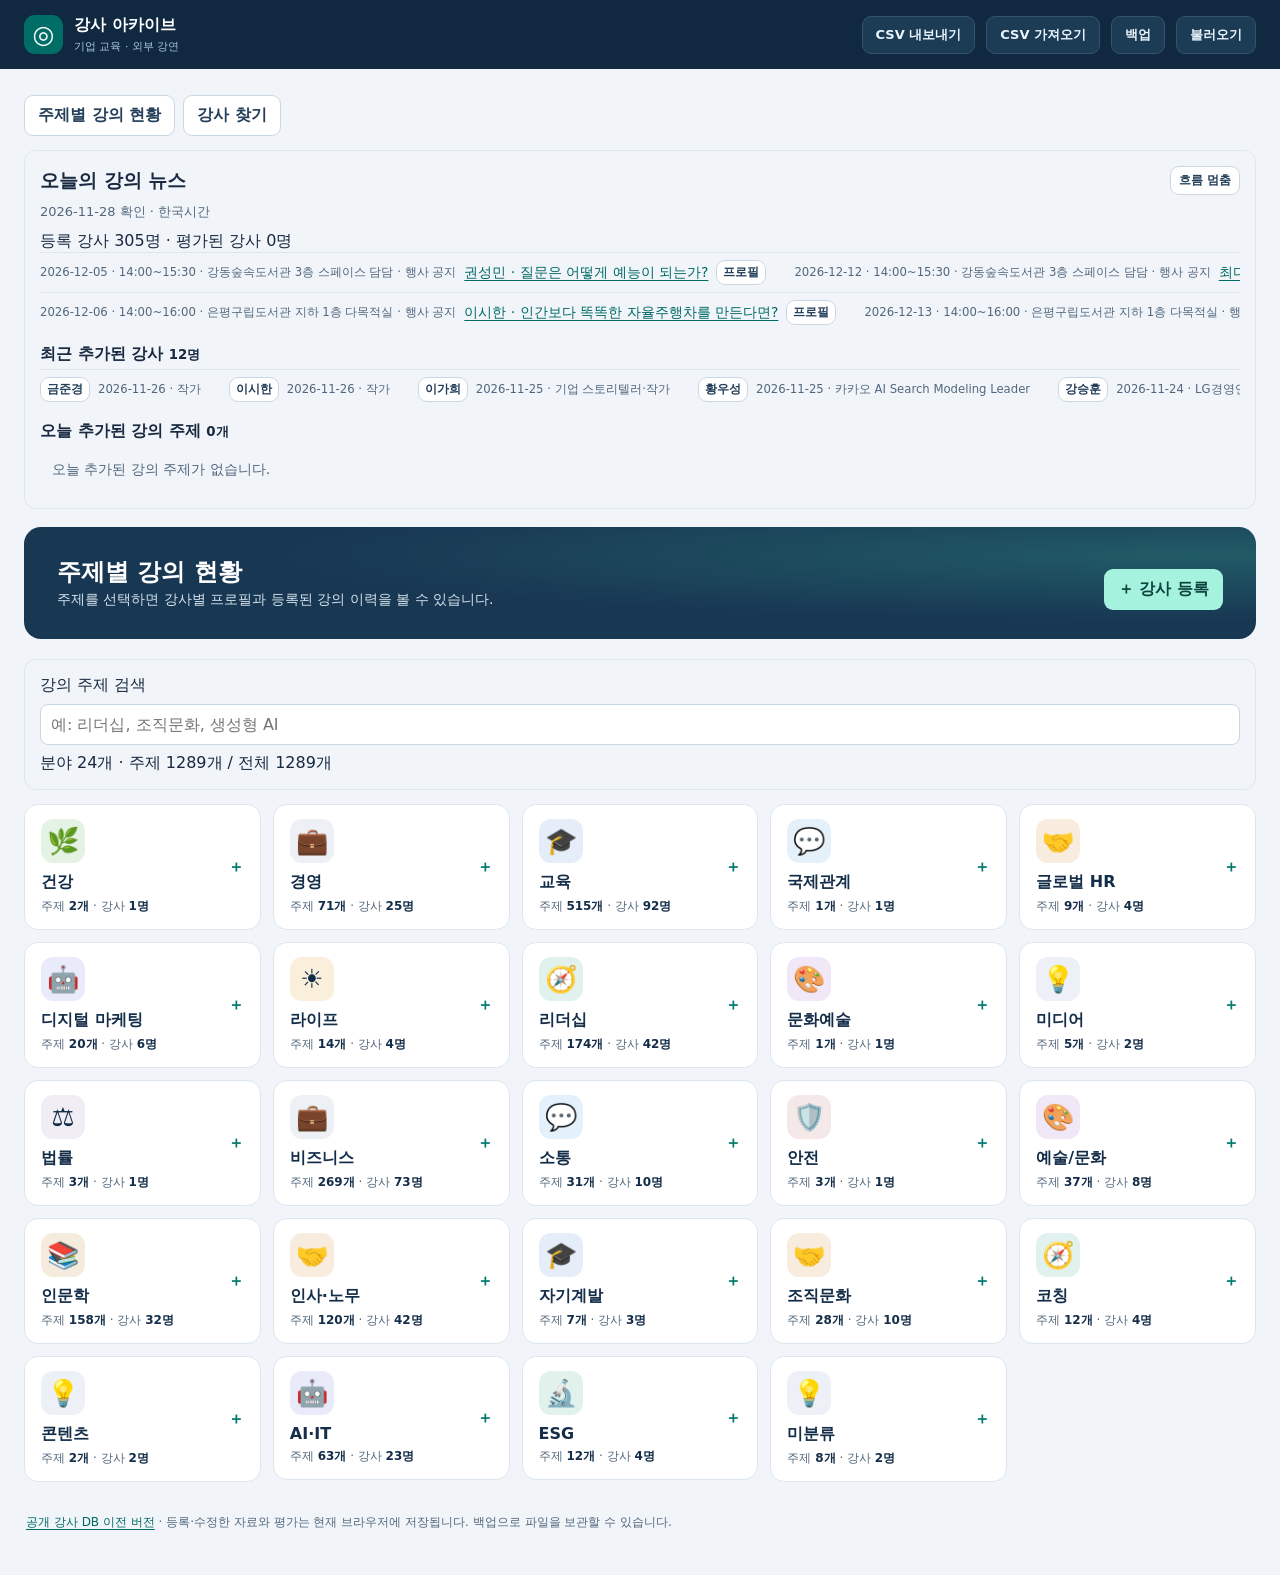
<file: index.html>
<!doctype html>
<html lang="ko">
<head>
<meta charset="utf-8"><meta name="viewport" content="width=device-width, initial-scale=1">
<title>강사 아카이브</title><link rel="stylesheet" href="style.css?v=fb95f7b">
<script defer src="data.js"></script><script defer src="lecture-news.js"></script><script defer src="app.js?v=995d888"></script><script defer src="lookup.js"></script><script defer src="csv.js"></script>
</head>
<body>
<header class="top"><div class="brand"><span class="mark" aria-hidden="true">◎</span><div>강사 아카이브<small>기업 교육 · 외부 강연</small></div></div><div class="tools"><button id="csv-export">CSV 내보내기</button><button id="csv-import">CSV 가져오기</button><input id="csv-file" type="file" accept=".csv,text/csv" hidden><button id="backup">백업</button><button id="restore">불러오기</button><input id="upload" type="file" accept=".json,application/json" hidden></div></header>
<main>
<section class="intro" hidden><div><p class="eyebrow">외부 강사 디렉터리</p><h1>강사 찾기</h1><p>우리 회사에 맞는 강사를 찾고 강의 이력과 평가를 관리하세요.</p></div><button class="primary" id="add">＋ 강사 등록</button></section>
<div class="layout" hidden>
<aside aria-label="강사 검색 및 목록">
<div class="filters"><label for="search">강사 검색</label><div class="searchbox"><input id="search" type="search" placeholder="이름, 소속, 강의 주제" autocomplete="off" role="combobox" aria-autocomplete="list" aria-controls="suggest" aria-expanded="false"><div id="suggest" role="listbox" hidden></div></div>
<label for="category" class="sr">분야</label><select id="category"><option value="">모든 분야</option></select></div>
<div class="listhead"><strong id="count" aria-live="polite"></strong><span>가나다순</span></div><div id="list"></div>
</aside>
<article class="detail" id="detail" aria-label="강사 상세 정보"></article>
</div>
<footer><a href="db-history/index.html">공개 강사 DB 이전 버전</a> · 등록·수정한 자료와 평가는 현재 브라우저에 저장됩니다. 백업으로 파일을 보관할 수 있습니다.</footer>
</main>
<dialog id="dialog"><form id="editor"><header><h2 id="dialog-title"></h2><button id="close" type="button" aria-label="닫기">×</button></header><div id="fields"></div><p id="form-error" role="alert"></p><div class="form-actions"><button id="cancel" type="button">취소</button><button class="primary">저장</button></div></form></dialog>
<dialog id="lookup" aria-labelledby="lookup-title"><header class="lookup-head"><h2 id="lookup-title">강사 추가</h2><button type="button" id="lookup-close" aria-label="닫기">×</button></header>
<form id="lookup-form"><label>강사 이름<input id="lookup-name" required maxlength="60" placeholder="예: 김경일"></label><label>강의 주제 또는 소속 <small>(선택)</small><input id="lookup-topic" maxlength="120" placeholder="예: 인지심리학, 아주대학교"></label><button class="primary">웹에서 검색</button></form>
<div id="lookup-results" aria-live="polite"></div><div class="sectionhead lookup-actions"><button id="lookup-manual" type="button">직접 입력</button><button id="lookup-photo" type="button">사진으로 추가</button></div></dialog>
<div id="status" class="toast" role="status" hidden></div>
</body></html>
</file>
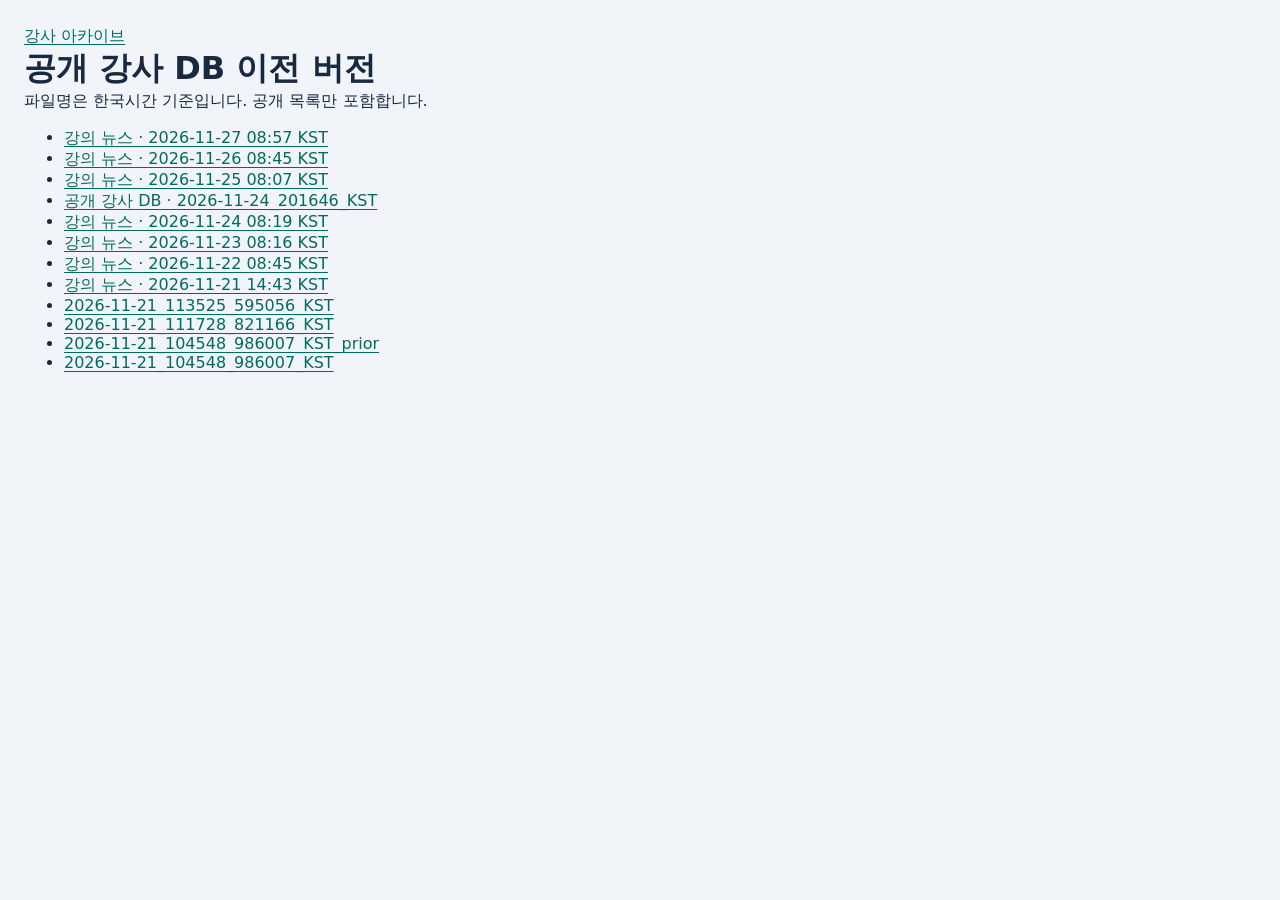
<file: db-history/index.html>
<!doctype html><html lang="ko"><meta charset="utf-8"><meta name="viewport" content="width=device-width, initial-scale=1"><title>공개 강사 DB 이전 버전</title><link rel="stylesheet" href="../style.css"><main><p><a href="../">강사 아카이브</a></p><h1>공개 강사 DB 이전 버전</h1><p>파일명은 한국시간 기준입니다. 공개 목록만 포함합니다.</p><ul><li><a href="lecture_news_2026-11-27_085734_KST.js" download>강의 뉴스 · 2026-11-27 08:57 KST</a></li><li><a href="lecture_news_2026-11-26_084542_KST.js" download>강의 뉴스 · 2026-11-26 08:45 KST</a></li><li><a href="lecture_news_2026-11-25_080746_KST.js" download>강의 뉴스 · 2026-11-25 08:07 KST</a></li><li><a href="speaker_db_2026-11-24_201646_KST.js" download>공개 강사 DB · 2026-11-24_201646_KST</a></li><li><a href="lecture_news_2026-11-24_081925_KST.js" download>강의 뉴스 · 2026-11-24 08:19 KST</a></li><li><a href="lecture_news_2026-11-23_081637_KST.js" download>강의 뉴스 · 2026-11-23 08:16 KST</a></li><li><a href="lecture_news_2026-11-22_084503_KST.js" download>강의 뉴스 · 2026-11-22 08:45 KST</a></li><li><a href="lecture_news_2026-11-21_144317_KST.js" download>강의 뉴스 · 2026-11-21 14:43 KST</a></li><li><a href="speaker_db_2026-11-21_113525_595056_KST.js" download>2026-11-21_113525_595056_KST</a></li><li><a href="speaker_db_2026-11-21_111728_821166_KST.js" download>2026-11-21_111728_821166_KST</a></li><li><a href="speaker_db_2026-11-21_104548_986007_KST_prior.js" download>2026-11-21_104548_986007_KST_prior</a></li><li><a href="speaker_db_2026-11-21_104548_986007_KST.js" download>2026-11-21_104548_986007_KST</a></li></ul></main></html>
</file>
<file: style.css>
:root{font-family:"Pretendard","Malgun Gothic",system-ui,sans-serif;color:#192940;background:#f1f5fa;--navy:#142d49;--teal:#00796f;--line:#dde6ee;--muted:#52677c}
*{box-sizing:border-box}body{margin:0}button,input,select,textarea{font:inherit}button{cursor:pointer;border:1px solid #cad7e2;background:white;color:#243f5a;border-radius:9px;padding:9px 13px;font-weight:650}button:hover{background:#ecf6f5}button:focus-visible,a:focus-visible,input:focus-visible,select:focus-visible,textarea:focus-visible{outline:3px solid #289c8d;outline-offset:2px}a{color:#006a64;text-underline-offset:3px}h1,h2,h3,p{margin:0}.top{background:#102840;color:#fff;display:flex;justify-content:space-between;align-items:center;padding:14px max(24px,calc((100% - 1320px)/2));gap:12px;min-height:69px}.brand,.tools{display:flex;align-items:center;gap:11px}.brand{font-weight:750;white-space:nowrap}.brand small{display:block;font-size:11px;color:#a9c7db;font-weight:500;margin-top:3px}.mark{display:grid;place-items:center;width:39px;height:39px;background:#006e66;border-radius:11px;font-size:25px}.top button{background:#1c3b55;color:#e9f4fc;border-color:#36536b;font-size:13px}.top button:hover{background:#28516e}
main{max-width:1368px;margin:auto;padding:26px 24px}.intro{display:flex;justify-content:space-between;align-items:end;gap:18px;background:#183753;color:white;border-radius:17px;padding:29px 33px;margin-bottom:20px;background-image:radial-gradient(ellipse at 95% 25%,#215b66,transparent 55%)}.intro h1{font-size:clamp(28px,4vw,43px);letter-spacing:-.065em;margin:7px 0}.intro p:last-child{color:#d4e3ee;font-size:14px;line-height:1.6}.eyebrow{font-size:12px;font-weight:750;color:#7aebd9}.primary{background:var(--teal);color:white;border-color:transparent;white-space:nowrap}.primary:hover{background:#00685e}.intro .primary{background:#a5f2de;color:#0d453e}.intro .primary:hover{background:#cbfaee}
.layout{display:grid;grid-template-columns:320px minmax(0,1fr);gap:19px;align-items:start}aside,.detail{border:1px solid var(--line);background:white;border-radius:15px;min-width:0}aside{position:sticky;top:12px}.filters{padding:16px;display:grid;gap:9px}.filters label{font-weight:700;font-size:14px}.searchbox{position:relative}input,select,textarea{width:100%;border:1px solid #c8d7e2;border-radius:8px;padding:10px;color:#17293b;background:#fff}textarea{resize:vertical;min-height:80px}.listhead{border-top:1px solid var(--line);border-bottom:1px solid var(--line);padding:10px 16px;background:#f7f9fc;display:flex;justify-content:space-between;font-size:12px;color:var(--muted)}#list{max-height:640px;overflow:auto;padding:6px}.person,.suggestion{display:block;text-align:left;width:100%;border:none;background:transparent;white-space:normal}.person{display:flex;align-items:center;gap:10px;margin:2px 0;padding:10px}.person[aria-current=true],.suggestion[aria-selected=true]{background:#e3f5f0;color:#005a52}.person strong,.suggestion strong{display:block}.person small,.suggestion small{display:block;margin-top:3px;font-size:12px;color:var(--muted);font-weight:500}.initial{display:grid;place-items:center;flex:none;width:34px;height:34px;background:#eaf1f8;border-radius:9px;color:#365a7a;font-size:14px}#suggest{position:absolute;z-index:2;top:calc(100% + 4px);width:100%;background:white;border:1px solid var(--line);border-radius:9px;box-shadow:0 10px 25px #17293b25;padding:4px}
.detail{min-height:525px;overflow:hidden}.profile{display:flex;gap:22px;padding:23px;align-items:center;background:#f9fcff;border-bottom:1px solid var(--line)}.portrait{width:111px;height:126px;position:relative;flex:none;border-radius:13px;background:#dcebeF;overflow:hidden;display:grid;place-items:center;font-size:35px;color:#284d5c;font-weight:700}.portrait img{position:absolute;inset:0;width:100%;height:100%;object-fit:cover}.profile-text{flex:1;min-width:0}.profile h2{font-size:34px;letter-spacing:-.06em;margin:4px 0 6px}.profile p{color:var(--muted);line-height:1.55}.profile .meta{font-size:12px;margin-top:6px}.tag{display:inline-block;background:#e9f6f3;color:#00655c;border-radius:20px;padding:5px 10px;font-size:12px;font-weight:700}.tabs{display:flex;padding:0 15px;border-bottom:1px solid var(--line);gap:10px;overflow:auto}.tabs button{border:0;border-radius:0;padding:13px 10px;white-space:nowrap;color:var(--muted);border-bottom:3px solid transparent}.tabs button[aria-selected=true]{color:#006d64;border-bottom-color:#007f73}.panel{padding:21px 23px;display:grid;gap:16px}.overview{display:grid;grid-template-columns:1fr 1fr;gap:15px}.box{border:1px solid var(--line);border-radius:12px;padding:15px;min-width:0}.box h3{font-size:15px;margin-bottom:11px}.box ul{margin:0;padding-left:18px;font-size:14px;line-height:1.7;overflow-wrap:anywhere}.empty{color:var(--muted);font-size:14px;padding:12px;line-height:1.65}.sectionhead{display:flex;flex-wrap:wrap;gap:8px;justify-content:space-between;align-items:center}.sectionhead h3{font-size:17px}.record{padding:12px;border:1px solid var(--line);border-radius:10px;overflow-wrap:anywhere}.record p{margin:5px 0;color:var(--muted);white-space:pre-wrap;font-size:14px}.record a,.source{font-size:13px}.record+.record{margin-top:7px}footer{color:var(--muted);font-size:12px;padding:18px 2px}dialog{width:min(570px,calc(100% - 24px));border:1px solid var(--line);border-radius:14px;padding:19px;box-shadow:0 14px 50px #0004;color:inherit}dialog::backdrop{background:#0b203c88}dialog header,.form-actions{display:flex;align-items:center;justify-content:space-between;gap:8px}.form-actions{justify-content:end;margin-top:12px}#fields{display:grid;gap:10px;margin-top:12px}#fields label{display:grid;gap:4px;font-size:13px;font-weight:650}#form-error{font-size:13px;color:#a1282d;margin-top:8px}.toast{position:fixed;bottom:20px;right:20px;background:#102840;color:white;padding:12px 15px;border-radius:10px;box-shadow:0 8px 20px #0003;z-index:4}.sr{position:absolute;width:1px;height:1px;overflow:hidden;clip-path:inset(50%)}[hidden]{display:none!important}
@media(max-width:850px){.layout{grid-template-columns:235px minmax(0,1fr)}.overview{grid-template-columns:1fr}.profile{gap:12px}.profile h2{font-size:27px}.portrait{width:81px;height:94px}}
@media(max-width:650px){main{padding:14px 11px}.top{padding:10px 11px}.intro{padding:17px;align-items:start;flex-direction:column}.layout{grid-template-columns:1fr;gap:13px}aside{position:static}#list{max-height:200px}.panel,.profile{padding:14px}.profile{flex-wrap:wrap}.profile-text{min-width:110px}.tools{gap:5px}.tools button{padding:6px}}
.lookup-head{display:flex;align-items:center;justify-content:space-between;gap:10px}#lookup-form{display:grid;gap:10px;margin-top:14px}#lookup-form label{font-size:14px;font-weight:650}#lookup-form input{margin-top:4px}#lookup-form button{justify-self:start}#lookup-results{display:grid;gap:8px}.lookup-message{color:var(--muted);font-size:14px;margin-top:12px}.lookup-card{display:flex;gap:12px}.lookup-card img{width:74px;height:88px;object-fit:cover;border-radius:8px}.lookup-links,.lookup-actions{margin-top:10px}.lookup-links{font-size:13px}.photo-fields{display:grid;gap:8px}#fields .photo-check{display:flex;align-items:center;gap:6px}.photo-check input{width:auto}.photo-fields img{width:72px;height:auto;border-radius:7px}.photo-fields button{justify-self:start}.photo-fields p{font-size:13px;color:var(--muted)}button:disabled{opacity:.55;cursor:wait}
.profile-rating{display:grid;justify-items:start;align-content:start;gap:5px;flex:0 1 235px;border-left:1px solid var(--line);padding-left:16px;overflow-wrap:anywhere}.profile-rating>span,.profile-rating small{font-size:12px;color:var(--muted)}.rating-value{color:#00655c;background:#e9f6f3;border-color:#caece4;font-size:18px;padding:4px 10px}.recent-program{display:grid;gap:3px;margin-top:5px}.recent-program small:last-child{color:var(--navy);font-weight:650}.profile-text button{margin-top:8px;font-size:12px;padding:5px 8px}.rating-counts{font-size:13px;color:#00655c;margin:0 0 9px}.top .tools{flex-wrap:wrap;justify-content:end}
@media(max-width:520px){.profile{display:grid;grid-template-columns:72px minmax(0,1fr) minmax(98px,1fr);align-items:start;gap:9px}.portrait{width:72px;height:90px}.profile-text{min-width:0;overflow-wrap:anywhere}.profile-rating{padding-left:8px}.profile h2{font-size:22px}.rating-value{font-size:13px;padding:4px 5px}}
.lecture-fee{font-size:11px;color:var(--muted);font-weight:500;white-space:nowrap}
.profile-edit-list{margin:0;padding:9px;border:1px solid var(--line);border-radius:8px;min-width:0}.profile-edit-list legend{font-weight:700;font-size:14px}.profile-edit-row{display:flex;gap:7px;align-items:center;margin-bottom:7px}.profile-edit-row input{min-width:0}.profile-edit-row button,.box .sectionhead button{font-size:12px;white-space:nowrap;padding:5px 8px}.box .sectionhead h3{margin-bottom:0}.box .sectionhead{margin-bottom:8px}

#lecture-news-date{margin:6px 0 10px;color:var(--muted);font-size:13px}.news-strip{overflow:hidden;border-top:1px solid var(--line)}.news-track{display:flex;width:max-content;animation:lecture-news-slide 53s linear infinite;will-change:transform}.news-strip:nth-child(2) .news-track{animation-duration:63s;animation-direction:reverse}.news-line{display:flex;min-width:max(950px,100vw);align-items:center;justify-content:space-around;gap:28px;padding:7px 24px 7px 0}.news-headline{display:inline-flex;align-items:center;gap:8px;white-space:nowrap;font-size:14px}.news-headline small{color:var(--muted)}.news-headline button{padding:3px 6px;font-size:12px}.news-strip:hover .news-track{animation-play-state:paused}#lecture-news-items.news-paused .news-strip,#lecture-news-items:focus-within .news-strip{overflow-x:auto}#lecture-news-items.news-paused .news-track,#lecture-news-items:focus-within .news-track{animation:none}#lecture-news-items.news-paused .news-copy,#lecture-news-items:focus-within .news-copy{display:none}@keyframes lecture-news-slide{to{transform:translateX(-50%)}}
.topic-category{margin-bottom:8px}.topic-category summary{cursor:pointer;padding:6px 0}.topic-category summary small{margin-left:7px;color:var(--muted)}.topic-category .overview{margin-top:8px}.topic-card{text-align:left;overflow-wrap:anywhere}.topic-category [data-topic-more]{margin-top:10px}
@media(prefers-reduced-motion:reduce){.news-strip{overflow-x:auto}.news-track{animation:none!important}.news-copy{display:none}}

#topic-results:has(>.topic-category){display:grid;grid-template-columns:repeat(auto-fit,minmax(min(100%,220px),1fr));gap:12px;align-items:start}
#topic-results>.topic-category{margin:0;padding:0;border:1px solid var(--line);border-radius:14px;background:#fff;overflow:hidden}
#topic-results>.topic-category:hover{border-color:#83b8b2}
#topic-results>.topic-category[open]{grid-column:1/-1;border-color:#83b8b2;padding:0 14px 14px}
#topic-results>.topic-category>summary{display:grid;grid-template-columns:minmax(0,1fr) auto;gap:5px 12px;align-content:center;min-height:92px;padding:14px 16px;color:var(--navy);list-style:none}
#topic-results>.topic-category>summary::-webkit-details-marker{display:none}
#topic-results>.topic-category>summary::after{content:'＋';grid-column:2;grid-row:1/3;align-self:center;color:var(--teal);font-weight:700}
#topic-results>.topic-category[open]>summary::after{content:'−'}
#topic-results>.topic-category>summary:focus-visible{outline:2px solid var(--teal);outline-offset:-4px}
#topic-results>.topic-category>summary strong{overflow-wrap:anywhere}
#topic-results>.topic-category>summary small{grid-column:1;margin:0}
@media(max-width:520px){#topic-results:has(>.topic-category){grid-template-columns:repeat(2,minmax(0,1fr));gap:8px}#topic-results>.topic-category>summary{min-height:76px;padding:10px;gap:3px 6px}}

#topic-results>.topic-category>summary{min-height:112px}
#topic-results>.topic-category>summary::after{grid-row:1/4}
#topic-results>.topic-category>summary .card-meter{grid-column:1;margin-top:4px}
.topic-metrics{display:block;color:var(--muted);font-size:12px;font-weight:500}
.topic-metrics b{font-weight:750;color:var(--navy)}
.card-meter{display:block;height:5px;border-radius:999px;background:#e6eef3;overflow:hidden}
.card-meter>span{display:block;height:100%;border-radius:inherit;background:#178078}
.topic-card .topic-metrics{margin:8px 0 6px}.topic-card .event-meter>span{background:#486d9c}
@media(max-width:520px){#topic-results>.topic-category>summary{min-height:94px}.topic-metrics{line-height:1.45}}
</file>
